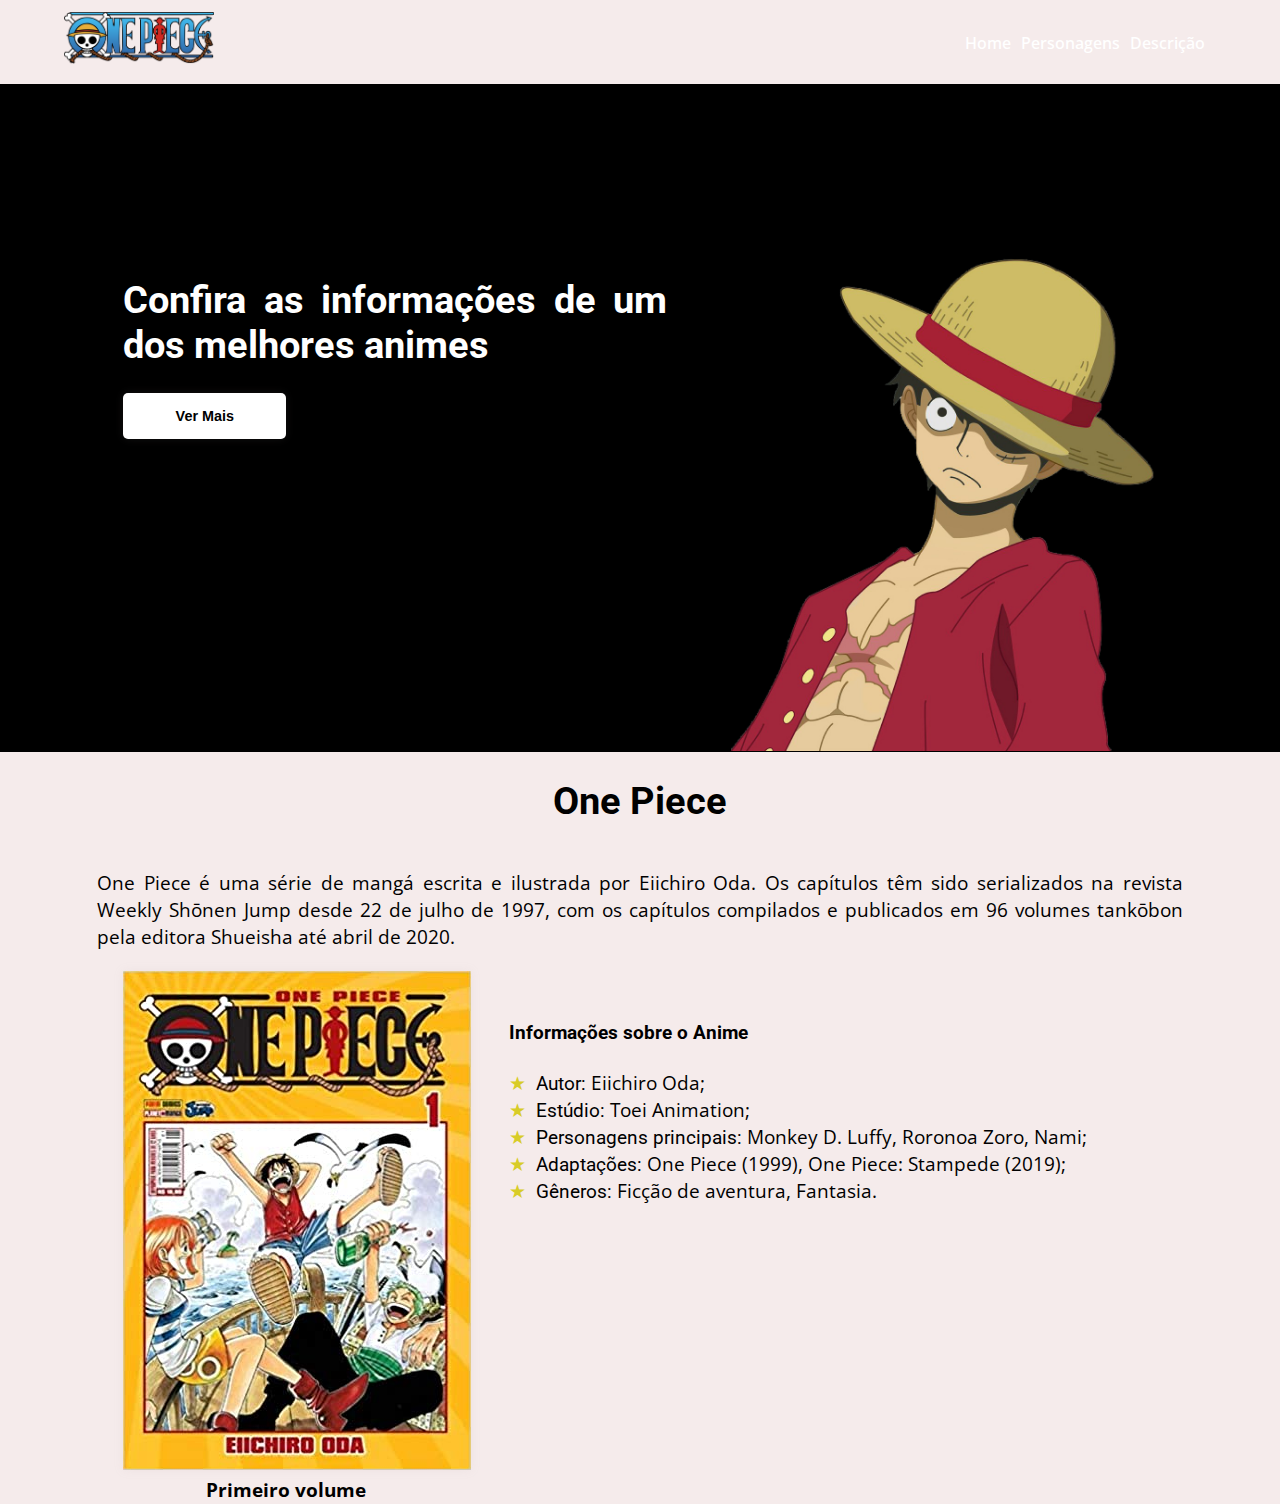
<file: index.html>
<!Doctype html>
<html>

<head>
    <meta http-equiv="Content-Type" content="text/html;charset=UTF-8">
    <link rel="stylesheet" href="css/style.css">
    <link rel="shortcut icon" href="img/icon.ico" type="image/x-icon">
    <link href="https://fonts.googleapis.com/icon?family=Material+Icons"
      rel="stylesheet">
    <title>One Piece</title>
</head>

<body>

    <nav>
        <div class="navbar">
            <ul>
                <li class="logo-menu">
                    <img src="img/logo.png" alt="">
                </li>
                <li class="menu-toggle">
                    <button onclick="toggleMenu();">&#9776;</button>
                </li>
                <li class="link-menu hidden">
                    <a href="">Home</a>
                </li>
                <li class="link-menu hidden">
                    <a href="">Personagens</a>
                </li>
                <li class="link-menu hidden">
                    <a href="">Descrição</a>
                </li>
            </ul>
    </nav>

    <div class="jumbotron">
        <div class="container">
            <div class="row">
                <div class="coluna-5">
                    <h1 class="texto-branco texto-justificado">Confira as informações de um dos melhores animes</h1>
                    <button class="btn">Ver Mais</button>
                </div>
                <div class="coluna-4">
                    <img src="img/luffy.png" class="img-tam" alt="Luffy">
                </div>
            </div>
        </div>
    </div>

    <div class="container">
        <h1 class="central">One Piece</h1>

        <div class="row">
            <div class="coluna-10">
                <p class="texto-justificado">
                    One Piece é uma série de mangá escrita e ilustrada por Eiichiro Oda. Os capítulos
                    têm sido serializados na revista Weekly Shōnen Jump desde 22 de julho de 1997, com os
                    capítulos compilados e publicados
                    em 96 volumes tankōbon pela editora Shueisha até abril de 2020.
                </p>

            </div>
        </div>
        <div class="row">
            <div class="coluna-3 central">
                <img src="img/volume1.jpg" class="img-style" alt="volume1">
                <br>
                <b>Primeiro volume</b>
            </div>
            <div class="coluna-6">
                <ul class="lista">
                    <h4>Informações sobre o Anime</h4>
                    <li> <span>Autor:</span>  Eiichiro Oda;</li>
                    <li><span> Estúdio:</span>  Toei Animation;</li>
                    <li><span> Personagens principais:</span>  Monkey D. Luffy, Roronoa Zoro, Nami;</li>
                    <li><span> Adaptações:</span>  One Piece (1999), One Piece: Stampede (2019);</li>
                    <li><span> Gêneros:</span>  Ficção de aventura, Fantasia.</li>
                </ul>
            </div>

        </div>
    </div>

  <script src="js/navbar.js"></script>
</body>

</html>
</file>
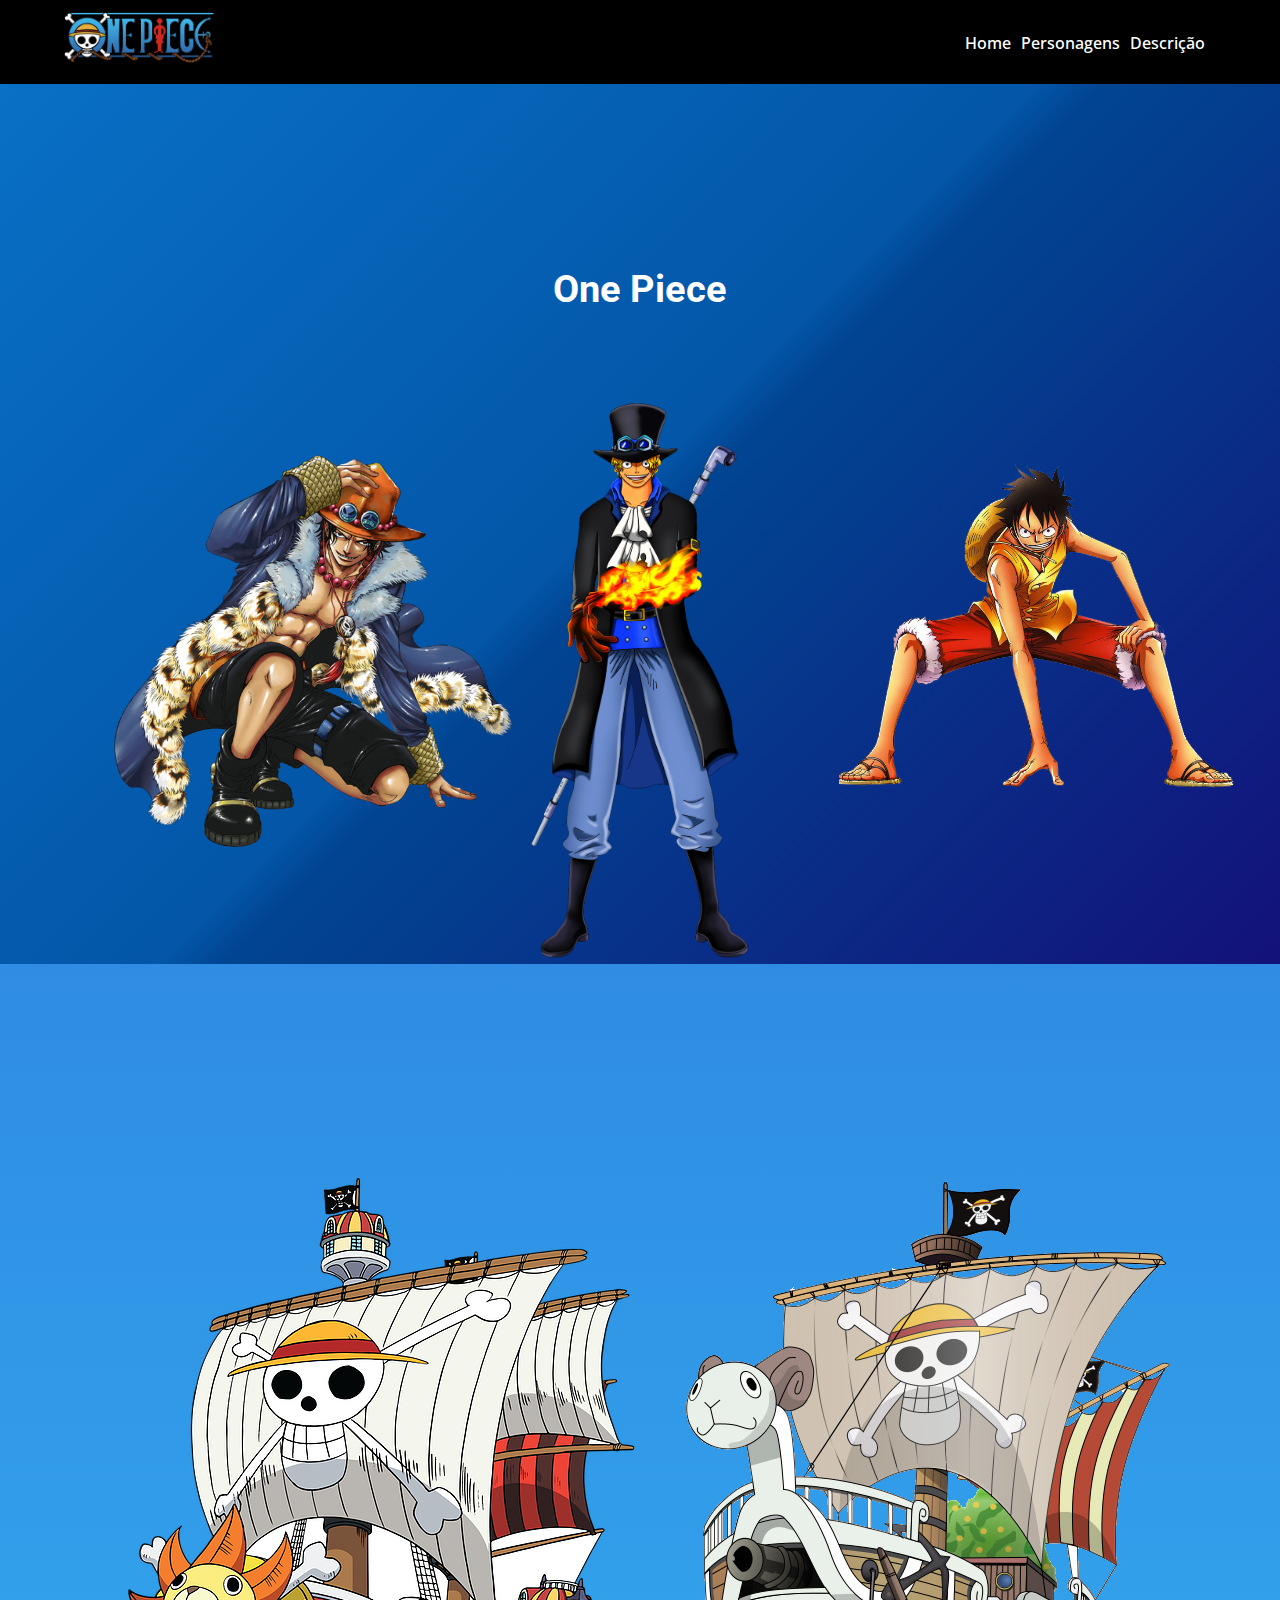
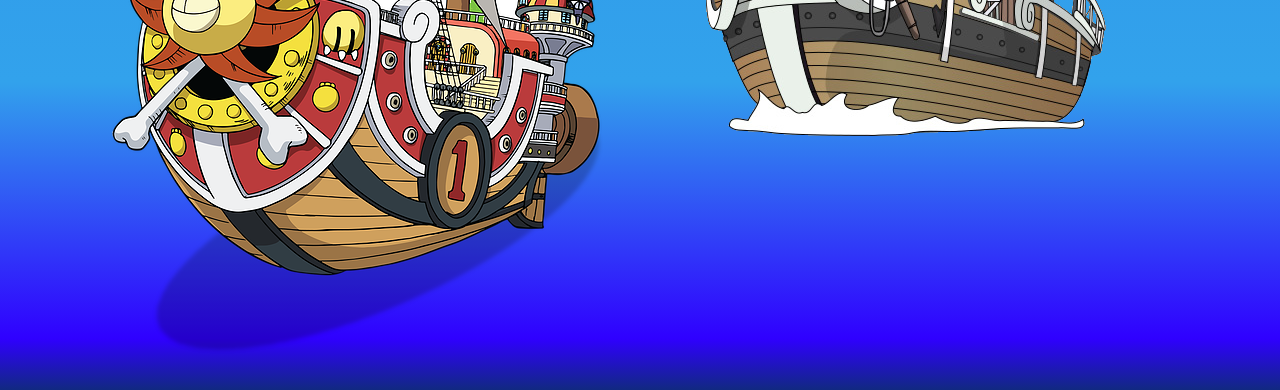
<file: detalhes.html>
<!Doctype html>
<html>

<head>
    <meta http-equiv="Content-Type" content="text/html;charset=UTF-8">
    <link rel="stylesheet" href="css/style.css">
    <link rel="stylesheet" href="css/mensagem.css">
    <link rel="shortcut icon" href="img/icon.ico" type="image/x-icon">
    <link href="https://fonts.googleapis.com/icon?family=Material+Icons" rel="stylesheet">
    <title>One Piece</title>
</head>

<body>

    <nav class="black">
        <div class="navbar">
            <ul>
                <li class="logo-menu">
                    <img src="img/logo.png" alt="">
                </li>
                <li class="menu-toggle">
                    <button onclick="toggleMenu();">&#9776;</button>
                </li>
                <li class="link-menu hidden">
                    <a href="index.html">Home</a>
                </li>
                <li class="link-menu hidden">
                    <a href="">Personagens</a>
                </li>
                <li class="link-menu hidden">
                    <a href="detalhes.html">Descrição</a>
                </li>
            </ul>
        </div>
    </nav>


    <div class=" diagonal inner">
        <div class="container">
            <h1 class="mt-5 texto-branco central">One Piece</h1>
            <div class="row">
                <div class="coluna-3 mensagem mt-5">
                    <span class="triangulo">Meu nome é Ace</span>
                    <img src="img/ace.png" class="" width="400" alt="volume1">
                </div>
                <div class="coluna-3 mensagem central">
                    <span class="triangulo">Meu nome é Sabo, sou revolucionario</span>
                    <img src="img/sabo.png" class="" width="220" alt="volume1">
                </div>
                <div class="coluna-3 mensagem central mt-5">
                    <span class="triangulo">Sou o Luffy, serei o Rei dos Piratas</span>
                    <img src="img/luffy2.png" class="" width="400" alt="volume1">
                </div>

            </div>
        </div>
    </div>

    <div class="horizontal inner">

    <div class="container mt-5">
        <div class="row">
            <div class="coluna-5 central">
                <img src="img/sunny.png" alt="merry">
            </div>
            <div class="coluna-5 central">
                <img src="img/merry.png" alt="merry">
            </div>
        </div>
    </div>
</div>

    <script src="js/navbar.js"></script>

</body>

</html>
</file>
<file: css/style.css>
@import url('https://fonts.googleapis.com/css2?family=Open+Sans&family=Roboto:ital,wght@0,500;1,300&display=swap');

body {
    margin: 0;
    padding: 0;
    font-family: 'Open Sans', Arial, Helvetica, sans-serif;
    font-size: 1.2rem;
    -webkit-font-smoothing: antialiased;
    -moz-osx-font-smoothing: grayscale;
    text-rendering: optimizeLegibility;
    background-color: rgb(245, 235, 235);
}

.mt-5 {
    margin-top: 5%;
}

h1,
h2,
h3,
h4,
h5,
h6 {
    font-family: 'Roboto', Arial, Helvetica, sans-serif;
} 

nav {
  
    padding: 25px;
    margin-top: initial;
    box-shadow: 0 0 10px rgba(172, 164, 164, 0.1);
}

.black {
    background-color: black;
 

}

.navbar {
    padding: .4rem 0.1rem;
    width: 96%;
}

.navbar li.menu-toggle {
    display: none;
    float: right;
    font-size: 2rem;
    font-weight: bold;
    margin-top: -15px;
}

.menu-toggle button {
    color: rgba(133, 122, 122);
    background-color: rgba(15, 15, 15);
    border: none;
    border-radius: 4px;
    padding: 0;
    margin: 0px 15px;
    height: 35px;
    width: 40px;
    font-size: 1.3rem;
    cursor: pointer;
}


.navbar li.logo-menu {
    float: left;
    margin-top: -16px;
    height: 44px;

}

.navbar li.logo-menu img {
    width: 150px;
}

.navbar ul {
    margin: -3px;
    list-style-type: none;
    text-align: right;
}

.navbar li {
    display: inline-block;
    margin-right: 5px;
}

.navbar li.link-menu a {
    text-decoration: none;
    font-weight: 540;
    font-size: 12pt;
    color: #fff;
}

.jumbotron {
    background-color: black;
    padding-top: 13%;
    width: 100%;
    height: inherit;
    display: flex;

}
.card {
    padding-top: 3%;
    padding-bottom: 3%;
    color: #fff;
    width: 100%;
    height: inherit;

}

.texto-branco {
    color: #fff;
}

.img-tam {
    height: 500px;
    float: right;
}

.container {
    width: 85%;
    margin-left: auto;
    margin-right: auto;
    align-items: center;

}

.row {
    display: flex;
    justify-content: space-around;
}

section {
    width: 100%;
    max-width: 350px;
    margin-right: 30px;
}

.legenda {
    margin-top: -1%;
    font-family: 'Roboto', Arial, Helvetica, sans-serif;
    color: #5e615e;
    font-size: 0.8rem;
}

.coluna-1,
.coluna-2,
.coluna-3,
.coluna-4,
.coluna-5,
.coluna-6,
.coluna-7,
.coluna-8,
.coluna-9,
.coluna-10 {
   padding: 1px;
} 

.coluna-1 {
    width: 10%;
}
.coluna-2 {
    width: 15%;
}
.coluna-3 {
    width: 30%;
}

.coluna-4 {
    width: 40%;
}
.coluna-5 {
    width: 50%;
}

.coluna-6 {
    width: 60%;
}
.coluna-7 {
    width: 70%;
}

.coluna-8 {
    width: 80%;
}
.coluna-9 {
    width: 90%;
}

.coluna-10 {
    width: 100%;
}

.btn {
    border: none;
    background-color: #fff;
    color: black;
    padding: 15px;
    cursor: pointer;
    font-weight: bold;
    border-radius: 5px;
    text-align: center;
    width: 30%;
    font-size: 0.9rem;
    box-shadow: 0 0 10px rgba(172, 164, 164, 0.1);
}

.texto-justificado {
    text-align: justify;
}

.central {
    text-align: center;
}

ul.lista li span {
    font-family: 'Roboto', Arial, Helvetica, sans-serif;
}
ul.lista li:hover {
    font-size: 1.1rem;
}

.img-style {
    box-shadow: 0 0 10px rgba(172, 164, 164, 0.1);
}


ul.lista {
    list-style-type: none;
    padding: 5px;
}

ul.lista li::before  {
    content: '★';
    margin-right: 5px;
    color: #d8cc27;
}

ul.lista li:hover::before {
    color: #830f0f;
}


@media (max-width: 559px) {

    .container {
        width: 95%;
    }

    .row {
        display: block;
    }

    .jumbotron {
        padding-top: 18%;
    }

    .coluna-1,
    .coluna-2,
    .coluna-3,
    .coluna-4,
    .coluna-5,
    .coluna-6,
    .coluna-7,
    .coluna-8 
    .coluna-9 {
        width: 100%;
    }

    .img-tam {
        height: 450px;
        float: right;
    }

    .btn {
        width: 100%;
    }

    .navbar li.menu-toggle {
        display: block;
    }

    nav ul {
        padding: 0;
    }

    nav .link-menu {
        background-color: black;
        padding: 5px;
        margin-top: 10px;
        width: calc(100% - 10px);
        text-align: left;
    }

    nav .menu-toggle {
        display: block;
    }

    nav .hidden {
        display: none;
    }
}
</file>
<file: css/mensagem.css>
.mensagem {
        display: block;
        text-align: center;
        font-size: 15px;
    }

    .mensagem span {
        display: inline-block;
        padding: 5px;
        text-align: center;
        color: #e5e5e5;
        background-color: rgb(27, 23, 23);
        border-radius: 20px;
        opacity: 0;
        filter: alpha(opacity=0);
        position: relative;
        margin-bottom: 10%;
    }


    .triangulo:before {
        border-left: 10px solid transparent;
        border-right: 10px solid transparent;
        border-top: 14px solid rgb(27, 23, 23);
        content: '';
        left: 50%;
        margin-top: 25px;
        position: absolute;
    }


    .mensagem:hover span {
        border: 1px solid f00;
        opacity: 1;
        -moz-opacity: 1;
        filter: alpha(opacity=100);
    }

    .horizontal,
    .diagonal,
    .vertical {
        padding-top: 10%;
    }

    .diagonal.inner:hover {
        background: linear-gradient(135deg, rgb(19, 17, 122) 0%, rgb(1, 69, 146)48%, rgb(8, 112, 197) 51%, rgb(3, 86, 168) 100%);
    }

    .horizontal.inner {
        background: linear-gradient(to bottom,rgb(47, 140, 226) 0%,rgb(50, 162, 236) 70%, rgb(47, 0, 255) 95%, rgb(17, 41, 129) 100%);
    }

    .vertical.inner {
        background: linear-gradient(to right, #00f 0%, #00f 50%, #f00 51%, #f00 100%);
    }

    .diagonal.inner {
        background: linear-gradient(135deg, rgb(8, 112, 197) 0%, rgb(3, 86, 168) 48%, rgb(1, 69, 146) 51%, rgb(19, 17, 122) 100%);
    }
</file>
